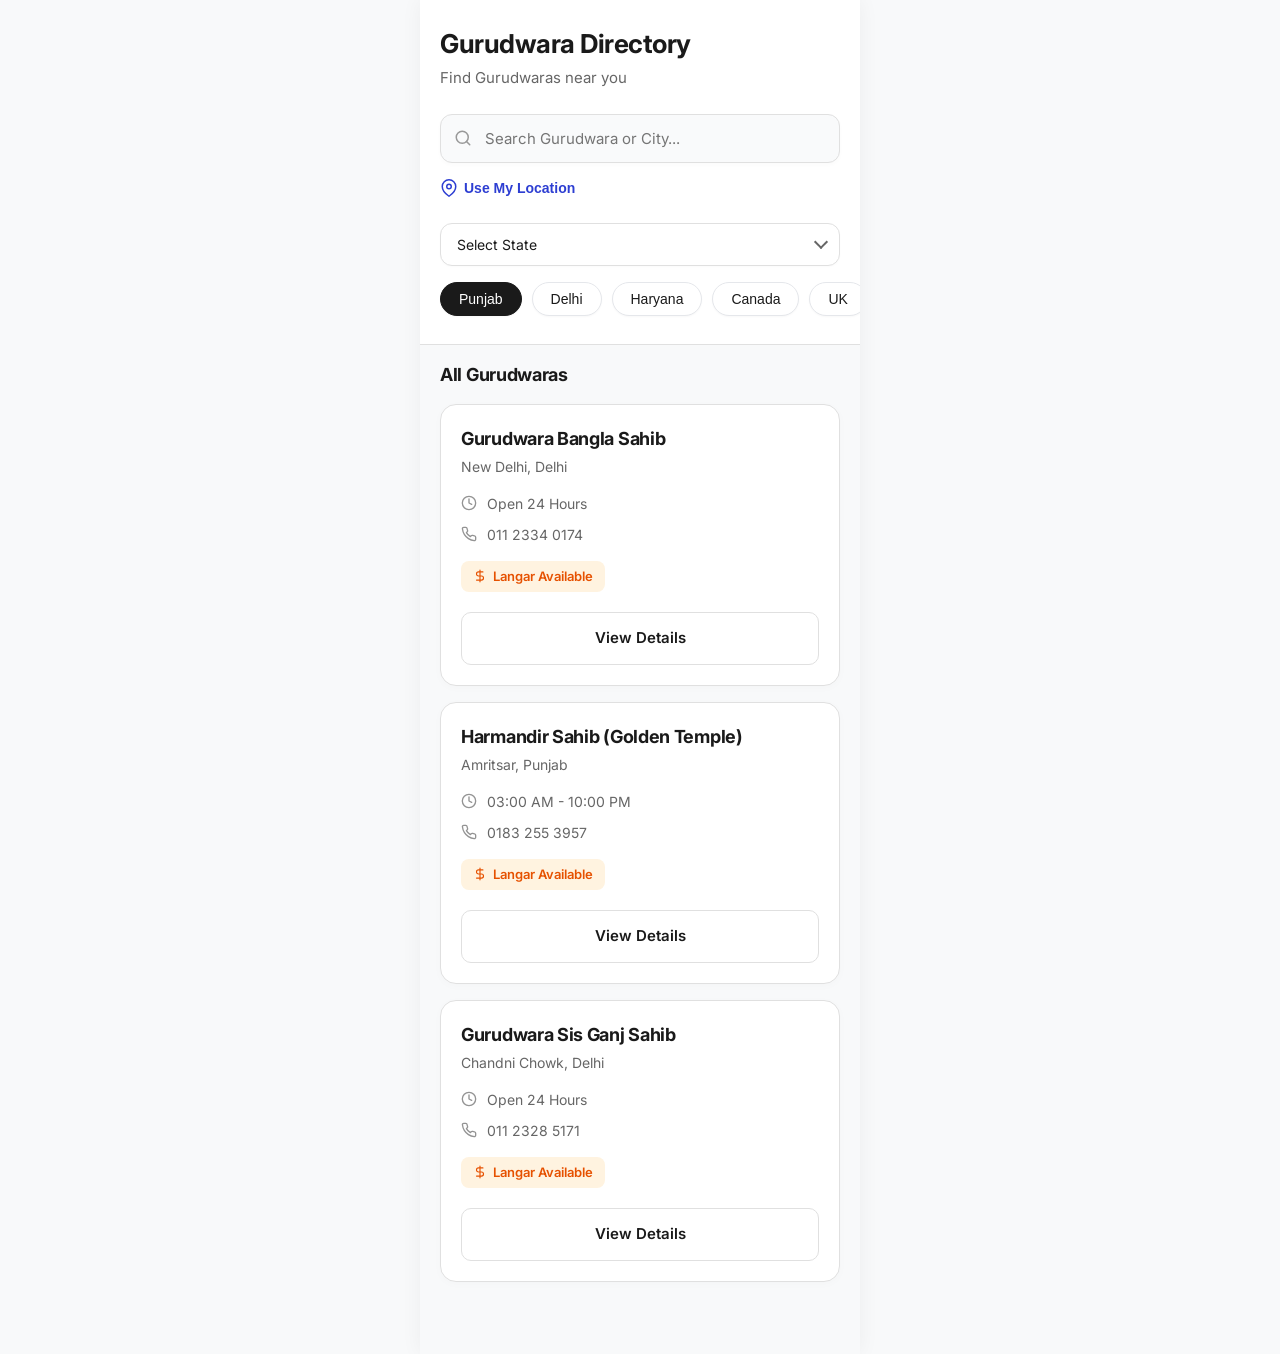
<file: index.html>
<!DOCTYPE html>
<html lang="en">

<head>
    <meta charset="UTF-8">
    <meta name="viewport" content="width=device-width, initial-scale=1.0">
    <title>Gurudwara Directory</title>
    <link rel="stylesheet" href="styles.css">
    <link href="https://fonts.googleapis.com/css2?family=Inter:wght@400;500;600;700&display=swap" rel="stylesheet">
</head>

<body>
    <div class="app-container">
        <header class="hero-header">
            <h1>Gurudwara Directory</h1>
            <div class="subtitle">Find Gurudwaras near you</div>

            <div class="hero-search-box">
                <div class="search-container">
                    <svg class="search-icon" viewBox="0 0 24 24" fill="none" stroke="currentColor" stroke-width="2"
                        stroke-linecap="round" stroke-linejoin="round">
                        <circle cx="11" cy="11" r="8"></circle>
                        <line x1="21" y1="21" x2="16.65" y2="16.65"></line>
                    </svg>
                    <input type="text" placeholder="Search Gurudwara or City...">
                </div>
                <button class="btn-location">
                    <svg width="18" height="18" viewBox="0 0 24 24" fill="none" stroke="currentColor" stroke-width="2"
                        stroke-linecap="round" stroke-linejoin="round">
                        <path d="M21 10c0 7-9 13-9 13s-9-6-9-13a9 9 0 0 1 18 0z"></path>
                        <circle cx="12" cy="10" r="3"></circle>
                    </svg>
                    Use My Location
                </button>
            </div>
        </header>

        <main class="main-content">
            <!-- Quick Filters -->
            <section class="quick-filters">
                <div class="filter-row" style="padding: 0 20px;">
                    <div class="select-container">
                        <select>
                            <option value="">Select State</option>
                            <option value="pb">Punjab</option>
                            <option value="dl">Delhi</option>
                            <option value="hr">Haryana</option>
                        </select>
                        <div class="select-arrow"></div>
                    </div>
                </div>

                <div class="chips-container" style="margin-top: 16px;">
                    <button class="chip active">Punjab</button>
                    <button class="chip">Delhi</button>
                    <button class="chip">Haryana</button>
                    <button class="chip">Canada</button>
                    <button class="chip">UK</button>
                    <button class="chip">USA</button>
                </div>
            </section>

            <!-- All Gurudwaras List -->
            <section class="list-section">
                <h2 class="section-heading">All Gurudwaras</h2>

                <!-- Card 1 -->
                <div class="card">
                    <h3>Gurudwara Bangla Sahib</h3>
                    <div class="card-location">New Delhi, Delhi</div>

                    <div class="card-details">
                        <div class="detail-item">
                            <svg class="detail-icon" viewBox="0 0 24 24" fill="none" stroke="currentColor"
                                stroke-width="2" stroke-linecap="round" stroke-linejoin="round">
                                <circle cx="12" cy="12" r="10"></circle>
                                <polyline points="12 6 12 12 16 14"></polyline>
                            </svg>
                            <span>Open 24 Hours</span>
                        </div>
                        <div class="detail-item">
                            <svg class="detail-icon" viewBox="0 0 24 24" fill="none" stroke="currentColor"
                                stroke-width="2" stroke-linecap="round" stroke-linejoin="round">
                                <path
                                    d="M22 16.92v3a2 2 0 0 1-2.18 2 19.79 19.79 0 0 1-8.63-3.07 19.5 19.5 0 0 1-6-6 19.79 19.79 0 0 1-3.07-8.67A2 2 0 0 1 4.11 2h3a2 2 0 0 1 2 1.72 12.84 12.84 0 0 0 .7 2.81 2 2 0 0 1-.45 2.11L8.09 9.91a16 16 0 0 0 6 6l1.27-1.27a2 2 0 0 1 2.11-.45 12.84 12.84 0 0 0 2.81.7A2 2 0 0 1 22 16.92z">
                                </path>
                            </svg>
                            <span>011 2334 0174</span>
                        </div>
                    </div>

                    <div class="langar-badge">
                        <svg width="14" height="14" viewBox="0 0 24 24" fill="none" stroke="currentColor"
                            stroke-width="2" stroke-linecap="round" stroke-linejoin="round">
                            <path d="M12 2v20M17 5H9.5a3.5 3.5 0 0 0 0 7h5a3.5 3.5 0 0 1 0 7H6" />
                        </svg>
                        Langar Available
                    </div>

                    <a href="details.html" class="btn-outline">View Details</a>
                </div>

                <!-- Card 2 -->
                <div class="card">
                    <h3>Harmandir Sahib (Golden Temple)</h3>
                    <div class="card-location">Amritsar, Punjab</div>

                    <div class="card-details">
                        <div class="detail-item">
                            <svg class="detail-icon" viewBox="0 0 24 24" fill="none" stroke="currentColor"
                                stroke-width="2" stroke-linecap="round" stroke-linejoin="round">
                                <circle cx="12" cy="12" r="10"></circle>
                                <polyline points="12 6 12 12 16 14"></polyline>
                            </svg>
                            <span>03:00 AM - 10:00 PM</span>
                        </div>
                        <div class="detail-item">
                            <svg class="detail-icon" viewBox="0 0 24 24" fill="none" stroke="currentColor"
                                stroke-width="2" stroke-linecap="round" stroke-linejoin="round">
                                <path
                                    d="M22 16.92v3a2 2 0 0 1-2.18 2 19.79 19.79 0 0 1-8.63-3.07 19.5 19.5 0 0 1-6-6 19.79 19.79 0 0 1-3.07-8.67A2 2 0 0 1 4.11 2h3a2 2 0 0 1 2 1.72 12.84 12.84 0 0 0 .7 2.81 2 2 0 0 1-.45 2.11L8.09 9.91a16 16 0 0 0 6 6l1.27-1.27a2 2 0 0 1 2.11-.45 12.84 12.84 0 0 0 2.81.7A2 2 0 0 1 22 16.92z">
                                </path>
                            </svg>
                            <span>0183 255 3957</span>
                        </div>
                    </div>

                    <div class="langar-badge">
                        <svg width="14" height="14" viewBox="0 0 24 24" fill="none" stroke="currentColor"
                            stroke-width="2" stroke-linecap="round" stroke-linejoin="round">
                            <path d="M12 2v20M17 5H9.5a3.5 3.5 0 0 0 0 7h5a3.5 3.5 0 0 1 0 7H6" />
                        </svg>
                        Langar Available
                    </div>

                    <a href="details.html" class="btn-outline">View Details</a>
                </div>

                <!-- Card 3 -->
                <div class="card">
                    <h3>Gurudwara Sis Ganj Sahib</h3>
                    <div class="card-location">Chandni Chowk, Delhi</div>

                    <div class="card-details">
                        <div class="detail-item">
                            <svg class="detail-icon" viewBox="0 0 24 24" fill="none" stroke="currentColor"
                                stroke-width="2" stroke-linecap="round" stroke-linejoin="round">
                                <circle cx="12" cy="12" r="10"></circle>
                                <polyline points="12 6 12 12 16 14"></polyline>
                            </svg>
                            <span>Open 24 Hours</span>
                        </div>
                        <div class="detail-item">
                            <svg class="detail-icon" viewBox="0 0 24 24" fill="none" stroke="currentColor"
                                stroke-width="2" stroke-linecap="round" stroke-linejoin="round">
                                <path
                                    d="M22 16.92v3a2 2 0 0 1-2.18 2 19.79 19.79 0 0 1-8.63-3.07 19.5 19.5 0 0 1-6-6 19.79 19.79 0 0 1-3.07-8.67A2 2 0 0 1 4.11 2h3a2 2 0 0 1 2 1.72 12.84 12.84 0 0 0 .7 2.81 2 2 0 0 1-.45 2.11L8.09 9.91a16 16 0 0 0 6 6l1.27-1.27a2 2 0 0 1 2.11-.45 12.84 12.84 0 0 0 2.81.7A2 2 0 0 1 22 16.92z">
                                </path>
                            </svg>
                            <span>011 2328 5171</span>
                        </div>
                    </div>

                    <div class="langar-badge">
                        <svg width="14" height="14" viewBox="0 0 24 24" fill="none" stroke="currentColor"
                            stroke-width="2" stroke-linecap="round" stroke-linejoin="round">
                            <path d="M12 2v20M17 5H9.5a3.5 3.5 0 0 0 0 7h5a3.5 3.5 0 0 1 0 7H6" />
                        </svg>
                        Langar Available
                    </div>

                    <a href="details.html" class="btn-outline">View Details</a>
                </div>
            </section>
        </main>
    </div>
    <script src="app.js"></script>
</body>

</html>
</file>
<file: styles.css>
:root {
  --primary-color: #2D3ED2;
  --text-primary: #1A1A1A;
  --text-secondary: #666666;
  --bg-main: #F8F9FA;
  --bg-card: #FFFFFF;
  --border-color: #E0E0E0;
  --secondary-color: #E65100;
  --secondary-light: #FFF3E0;
  --font-family: "Inter", -apple-system, BlinkMacSystemFont, "Segoe UI", Roboto, Helvetica, Arial, sans-serif;
}

* {
  box-sizing: border-box;
  margin: 0;
  padding: 0;
}

body {
  font-family: var(--font-family);
  background-color: var(--bg-main);
  color: var(--text-primary);
  line-height: 1.5;
  -webkit-font-smoothing: antialiased;
}

.app-container {
  max-width: 440px;
  margin: 0 auto;
  background-color: var(--bg-card);
  min-height: 100vh;
  box-shadow: 0 0 20px rgba(0, 0, 0, 0.05);
  position: relative;
  overflow-x: hidden;
}

/* Header */
.hero-header {
  padding: 24px 20px 20px;
  background-color: var(--bg-card);
}

h1 {
  font-size: 26px;
  font-weight: 700;
  margin-bottom: 4px;
  color: var(--text-primary);
  letter-spacing: -0.5px;
}

.subtitle {
  font-size: 15px;
  color: var(--text-secondary);
  margin-bottom: 24px;
}

.search-container {
  position: relative;
  margin-bottom: 12px;
}

.search-icon {
  position: absolute;
  left: 14px;
  top: 50%;
  transform: translateY(-50%);
  color: #999;
  width: 18px;
  height: 18px;
}

input[type="text"] {
  width: 100%;
  padding: 14px 14px 14px 44px;
  border: 1px solid var(--border-color);
  border-radius: 12px;
  font-size: 15px;
  outline: none;
  font-family: var(--font-family);
  background-color: #F9FAFB;
  transition: all 0.2s;
  box-shadow: 0 2px 4px rgba(0, 0, 0, 0.02);
}

input[type="text"]:focus {
  border-color: var(--primary-color);
  background-color: #FFF;
  box-shadow: 0 2px 8px rgba(45, 62, 210, 0.1);
}

.btn-location {
  display: inline-flex;
  align-items: center;
  gap: 6px;
  color: var(--primary-color);
  font-size: 14px;
  font-weight: 600;
  background: none;
  border: none;
  cursor: pointer;
  padding: 4px 0;
}

.main-content {
  background-color: var(--bg-main);
  min-height: calc(100vh - 200px);
  padding-bottom: 40px;
}

.section-heading {
  font-size: 18px;
  font-weight: 700;
  margin-bottom: 16px;
  color: var(--text-primary);
  letter-spacing: -0.3px;
}

/* Quick Filters */
.quick-filters {
  padding: 0 0 24px;
  background-color: var(--bg-card);
  border-bottom: 1px solid var(--border-color);
}

.filter-row {
  display: flex;
  gap: 12px;
}

.select-container {
  flex: 1;
  position: relative;
}

select {
  width: 100%;
  padding: 12px 32px 12px 16px;
  appearance: none;
  border: 1px solid var(--border-color);
  border-radius: 12px;
  font-size: 14px;
  background-color: var(--bg-card);
  color: var(--text-primary);
  outline: none;
  font-family: var(--font-family);
  box-shadow: 0 1px 2px rgba(0, 0, 0, 0.02);
}

select:focus {
  border-color: var(--primary-color);
}

.select-arrow {
  position: absolute;
  right: 14px;
  top: 50%;
  transform: translateY(-70%) rotate(45deg);
  pointer-events: none;
  width: 10px;
  height: 10px;
  border-bottom: 2px solid var(--text-secondary);
  border-right: 2px solid var(--text-secondary);
}

.chips-container {
  display: flex;
  gap: 10px;
  overflow-x: auto;
  padding: 0 20px 4px 20px;
  scrollbar-width: none;
}

.chips-container::-webkit-scrollbar {
  display: none;
}

.chip {
  padding: 8px 18px;
  border: 1px solid #E5E7EB;
  background-color: #FFFFFF;
  border-radius: 20px;
  font-size: 14px;
  font-weight: 500;
  color: var(--text-primary);
  white-space: nowrap;
  cursor: pointer;
  transition: all 0.2s;
  box-shadow: 0 1px 2px rgba(0, 0, 0, 0.03);
}

.chip.active {
  background-color: var(--text-primary);
  color: #FFFFFF;
  border-color: var(--text-primary);
}

.chip:hover:not(.active) {
  background-color: #F3F4F6;
  border-color: #D1D5DB;
}

.chip-service {
  background-color: #F9FAFB;
  font-size: 13px;
  padding: 6px 14px;
}

/* Featured Section */
.featured-section {
  padding: 24px 0 8px 0;
}

.featured-section .section-heading {
  padding: 0 20px;
}

.featured-cards {
  display: flex;
  gap: 16px;
  overflow-x: auto;
  padding: 0 20px 16px 20px;
  scrollbar-width: none;
}

.featured-cards::-webkit-scrollbar {
  display: none;
}

.featured-card {
  min-width: 160px;
  background: var(--bg-card);
  border: 1px solid var(--border-color);
  border-radius: 12px;
  overflow: hidden;
  flex-shrink: 0;
  box-shadow: 0 2px 8px rgba(0, 0, 0, 0.04);
  transition: transform 0.2s;
  cursor: pointer;
}

.featured-card:active {
  transform: scale(0.97);
}

.featured-img {
  width: 100%;
  height: 100px;
  background-color: #E0E0E0;
}

.featured-info {
  padding: 12px;
}

.featured-info h4 {
  font-size: 14px;
  font-weight: 700;
  margin-bottom: 2px;
  color: var(--text-primary);
  white-space: nowrap;
  overflow: hidden;
  text-overflow: ellipsis;
}

.featured-info p {
  font-size: 12px;
  color: var(--text-secondary);
}

/* List section */
.list-section {
  padding: 16px 20px;
}

.card {
  background-color: var(--bg-card);
  border: 1px solid var(--border-color);
  border-radius: 16px;
  padding: 20px;
  margin-bottom: 16px;
  box-shadow: 0 2px 10px rgba(0, 0, 0, 0.02);
  transition: transform 0.2s, box-shadow 0.2s;
}

.card:active {
  transform: scale(0.98);
}

.card h3 {
  font-size: 18px;
  font-weight: 700;
  margin-bottom: 4px;
  color: var(--text-primary);
  letter-spacing: -0.3px;
}

.card-location {
  font-size: 14px;
  color: var(--text-secondary);
  margin-bottom: 16px;
}

.card-details {
  display: flex;
  flex-direction: column;
  gap: 10px;
  margin-bottom: 16px;
}

.detail-item {
  display: flex;
  align-items: center;
  gap: 10px;
  font-size: 14px;
  color: var(--text-secondary);
}

.detail-icon {
  width: 16px;
  height: 16px;
  opacity: 0.7;
}

.langar-badge {
  display: inline-flex;
  align-items: center;
  gap: 6px;
  padding: 6px 12px;
  background-color: var(--secondary-light);
  color: var(--secondary-color);
  border-radius: 8px;
  font-size: 13px;
  font-weight: 600;
  margin-bottom: 20px;
}

.btn-outline {
  display: block;
  width: 100%;
  padding: 14px;
  background-color: transparent;
  border: 1px solid var(--border-color);
  border-radius: 10px;
  font-size: 15px;
  font-weight: 600;
  color: var(--text-primary);
  text-align: center;
  text-decoration: none;
  transition: all 0.2s;
}

.btn-outline:hover {
  background-color: #F9FAFB;
}

.btn-outline:active {
  background-color: #F3F4F6;
}

/* Screen 1 Details Page Specifics (Preserving) */
.details-header {
  padding: 16px 20px;
  display: flex;
  align-items: center;
  gap: 16px;
}

.back-button {
  width: 36px;
  height: 36px;
  display: flex;
  align-items: center;
  justify-content: center;
  border-radius: 50%;
  background-color: #F5F5F5;
  color: var(--text-primary);
  text-decoration: none;
  font-size: 18px;
  transition: background-color 0.2s;
}

.back-button:active {
  background-color: #E0E0E0;
}

.breadcrumb {
  font-size: 13px;
  color: var(--text-secondary);
  margin-bottom: 8px;
  padding: 0 20px;
}

.breadcrumb a {
  color: var(--text-secondary);
  text-decoration: none;
}

.details-title {
  font-size: 26px;
  font-weight: 700;
  padding: 0 20px;
  margin-bottom: 16px;
  line-height: 1.2;
  letter-spacing: -0.5px;
}

.hero-image {
  width: 100%;
  height: 240px;
  object-fit: cover;
  background-color: #E0E0E0;
}

.info-table {
  list-style: none;
  padding: 0;
  margin: 0;
}

.info-row {
  display: flex;
  padding: 16px 20px;
  border-bottom: 1px solid var(--border-color);
}

.info-label {
  width: 120px;
  font-size: 15px;
  font-weight: 600;
  color: var(--text-primary);
  flex-shrink: 0;
}

.info-value {
  font-size: 15px;
  color: var(--text-secondary);
  flex: 1;
}

.info-value a {
  color: var(--primary-color);
  text-decoration: none;
}

.description-text {
  font-size: 15px;
  color: var(--text-secondary);
  padding: 0 20px;
  line-height: 1.6;
}

.map-container {
  padding: 20px;
}

.map-placeholder {
  width: 100%;
  height: 200px;
  background-color: #E0E0E0;
  border-radius: 12px;
  display: flex;
  align-items: center;
  justify-content: center;
  color: var(--text-secondary);
  font-size: 14px;
  overflow: hidden;
  position: relative;
}

.map-placeholder img {
  width: 100%;
  height: 100%;
  object-fit: cover;
}

.btn-primary {
  display: block;
  width: calc(100% - 40px);
  margin: 24px 20px;
  padding: 16px;
  background-color: var(--text-primary);
  color: #FFFFFF;
  border: none;
  border-radius: 10px;
  font-size: 16px;
  font-weight: 600;
  text-align: center;
  text-decoration: none;
  cursor: pointer;
  box-shadow: 0 4px 12px rgba(26, 26, 26, 0.15);
  transition: transform 0.2s;
}

.btn-primary:active {
  transform: scale(0.98);
}

.footer {
  text-align: center;
  padding: 40px 20px 24px;
  font-size: 13px;
  color: var(--text-secondary);
}

.footer-links {
  display: flex;
  justify-content: center;
  gap: 16px;
  margin-top: 8px;
}

.footer-links a {
  color: var(--primary-color);
  text-decoration: none;
}
</file>
